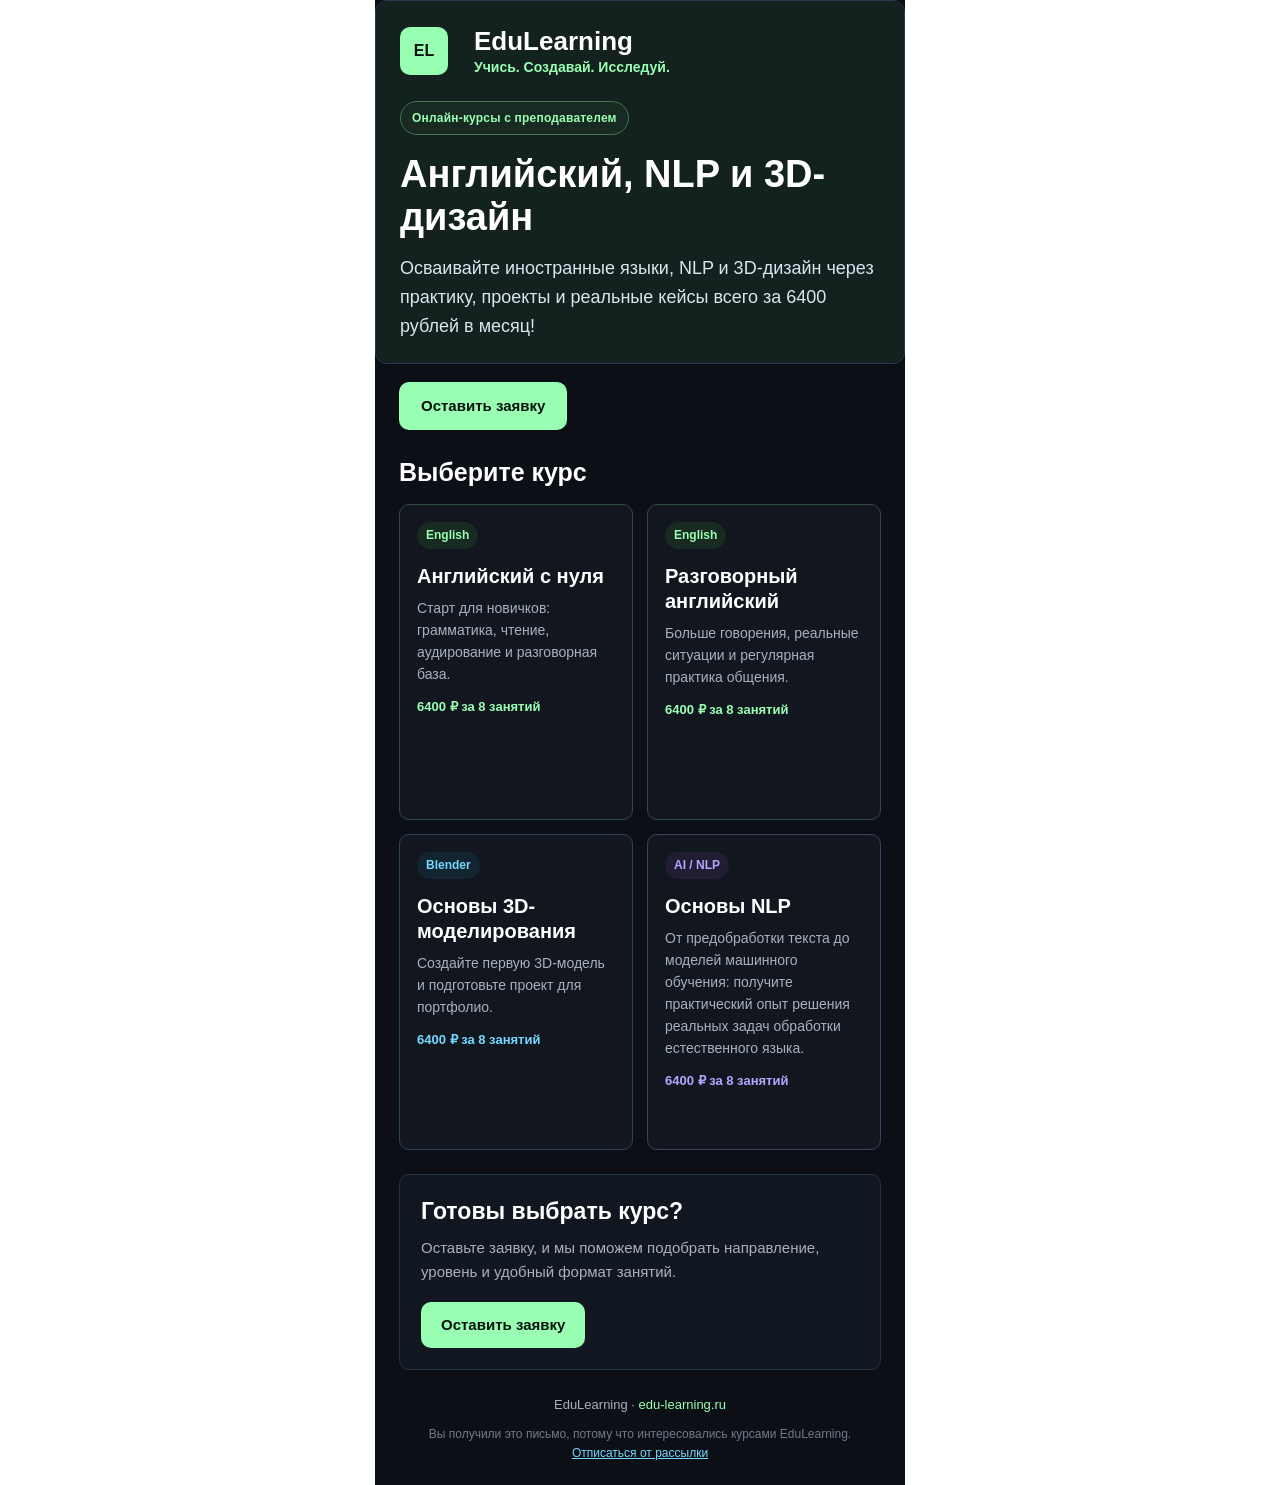
<file: edulearning-email.html>
<!doctype html>
<html lang="ru">
  <head>
    <meta charset="UTF-8" />
    <meta name="viewport" content="width=device-width, initial-scale=1.0" />
    <meta name="x-apple-disable-message-reformatting" />
    <title>EduLearning — онлайн-курсы по английскому, NLP и 3D-дизайну</title>
    <style>
      @media only screen and (max-width: 620px) {
        .email-container {
          width: 100% !important;
          max-width: 100% !important;
        }

        .email-padding {
          padding-left: 16px !important;
          padding-right: 16px !important;
        }

        .course-column {
          display: block !important;
          width: 100% !important;
          padding-left: 0 !important;
          padding-right: 0 !important;
        }

        .mobile-stack {
          display: block !important;
          width: 100% !important;
        }

        .mobile-center {
          text-align: center !important;
        }

        .hero-title {
          font-size: 34px !important;
          line-height: 39px !important;
        }

        .hero-subtitle {
          font-size: 18px !important;
          line-height: 28px !important;
        }

        .email-button {
          display: block !important;
          box-sizing: border-box !important;
          width: 100% !important;
          text-align: center !important;
        }
      }
    </style>
  </head>
  <body style="margin:0; padding:0; background-color:#ffffff; font-family:Arial, Helvetica, sans-serif; color:#f4f7fb;">
    <div style="display:none; max-height:0; overflow:hidden; opacity:0; color:transparent;">
      Онлайн-курсы EduLearning: английский, NLP и 3D-дизайн за 6400 рублей в месяц.
    </div>

    <table role="presentation" class="email-container" width="530" cellspacing="0" cellpadding="0" border="0" bgcolor="#ffffff" style="width:530px; max-width:530px; margin:0 auto; padding:0; background-color:#ffffff;">
      <tr>
        <td align="center" style="padding:0;">
          <table role="presentation" class="email-container" width="530" cellspacing="0" cellpadding="0" border="0" bgcolor="#0c1016" style="width:530px; max-width:530px; border-collapse:collapse; margin:0 auto; background-color:#0c1016;">
            <tr>
              <td style="padding:0;">
                <a href="https://edu-learning.ru/#/" target="_blank" style="display:block; text-decoration:none; color:#f4f7fb;">
                  <table role="presentation" width="100%" cellspacing="0" cellpadding="0" border="0" style="width:100%; border-collapse:separate; border-spacing:0; background-color:#111821; border:1px solid #2a3a4e; border-radius:12px; overflow:hidden;">
                    <tr>
                      <td class="email-padding" bgcolor="#13211f" style="padding:24px 24px 22px 24px; background-color:#13211f;">
                        <table role="presentation" width="100%" cellspacing="0" cellpadding="0" border="0">
                          <tr>
                            <td class="mobile-stack mobile-center" valign="middle" style="width:62px;">
                              <table role="presentation" cellspacing="0" cellpadding="0" border="0" style="margin:0;">
                                <tr>
                                  <td align="center" style="width:48px; height:48px; border-radius:10px; background-color:#98ffb3; color:#06120b; font-size:16px; line-height:48px; font-weight:800;">
                                    EL
                                  </td>
                                </tr>
                              </table>
                            </td>
                            <td class="mobile-stack mobile-center" valign="middle" style="padding-left:12px;">
                              <div style="font-size:26px; line-height:32px; font-weight:800; color:#ffffff;">EduLearning</div>
                              <div style="font-size:14px; line-height:20px; color:#98ffb3; font-weight:700;">Учись. Создавай. Исследуй.</div>
                            </td>
                          </tr>
                        </table>

                        <table role="presentation" width="100%" cellspacing="0" cellpadding="0" border="0">
                          <tr>
                            <td style="padding-top:24px;">
                              <div style="display:inline-block; padding:8px 11px; border-radius:999px; background-color:#182a22; border:1px solid #3f7450; color:#98ffb3; font-size:12px; line-height:16px; font-weight:800; letter-spacing:0.2px;">
                                Онлайн-курсы с преподавателем
                              </div>
                              <h1 class="hero-title" style="margin:18px 0 0 0; color:#ffffff; font-size:38px; line-height:43px; font-weight:800; letter-spacing:0;">
                                Английский, NLP и 3D-дизайн
                              </h1>
                              <p class="hero-subtitle" style="margin:15px 0 0 0; color:#dbe5ef; font-size:18px; line-height:29px;">
                                Осваивайте иностранные языки, NLP и 3D-дизайн через практику, проекты и реальные кейсы всего за 6400 рублей в месяц!
                              </p>
                            </td>
                          </tr>
                        </table>
                      </td>
                    </tr>
                  </table>
                </a>
              </td>
            </tr>

            <tr>
              <td class="email-padding" style="padding:18px 24px 0 24px;">
                <a class="email-button" href="https://edu-learning.ru/#/contacts" target="_blank" style="display:inline-block; padding:15px 22px; border-radius:10px; background-color:#98ffb3; color:#06120b; font-size:15px; line-height:18px; font-weight:800; text-decoration:none;">
                  Оставить заявку
                </a>
              </td>
            </tr>

            <tr>
              <td class="email-padding" style="padding:26px 24px 0 24px;">
                <h2 style="margin:0 0 16px 0; color:#ffffff; font-size:25px; line-height:32px; font-weight:800;">Выберите курс</h2>
                <table role="presentation" width="100%" cellspacing="0" cellpadding="0" border="0" style="width:100%;">
                  <tr>
                    <td class="course-column" width="50%" valign="top" style="width:50%; padding:0 7px 14px 0;">
                      <table role="presentation" width="100%" height="280" cellspacing="0" cellpadding="0" border="0" bgcolor="#12171f" style="width:100%; height:280px; background-color:#12171f; border:1px solid #2f4b3b; border-radius:10px;">
                        <tr>
                          <td height="280" valign="top" style="height:280px; padding:17px;">
                            <a href="https://edu-learning.ru/#/course/english-zero" target="_blank" style="display:block; text-decoration:none; color:#f4f7fb;">
                              <span style="display:inline-block; padding:6px 9px; border-radius:999px; background-color:#182a22; color:#98ffb3; font-size:12px; line-height:15px; font-weight:800;">English</span>
                              <h3 style="margin:15px 0 8px 0; color:#ffffff; font-size:20px; line-height:25px; font-weight:800;">Английский с нуля</h3>
                              <p style="margin:0; color:#a7b0bf; font-size:14px; line-height:22px;">Старт для новичков: грамматика, чтение, аудирование и разговорная база.</p>
                              <p style="margin:13px 0 0 0; color:#98ffb3; font-size:13px; line-height:18px; font-weight:800;">6400 ₽ за 8 занятий</p>
                            </a>
                          </td>
                        </tr>
                      </table>
                    </td>
                    <td class="course-column" width="50%" valign="top" style="width:50%; padding:0 0 14px 7px;">
                      <table role="presentation" width="100%" height="280" cellspacing="0" cellpadding="0" border="0" bgcolor="#12171f" style="width:100%; height:280px; background-color:#12171f; border:1px solid #2f4b3b; border-radius:10px;">
                        <tr>
                          <td height="280" valign="top" style="height:280px; padding:17px;">
                            <a href="https://edu-learning.ru/#/course/spoken-english" target="_blank" style="display:block; text-decoration:none; color:#f4f7fb;">
                              <span style="display:inline-block; padding:6px 9px; border-radius:999px; background-color:#182a22; color:#98ffb3; font-size:12px; line-height:15px; font-weight:800;">English</span>
                              <h3 style="margin:15px 0 8px 0; color:#ffffff; font-size:20px; line-height:25px; font-weight:800;">Разговорный английский</h3>
                              <p style="margin:0; color:#a7b0bf; font-size:14px; line-height:22px;">Больше говорения, реальные ситуации и регулярная практика общения.</p>
                              <p style="margin:13px 0 0 0; color:#98ffb3; font-size:13px; line-height:18px; font-weight:800;">6400 ₽ за 8 занятий</p>
                            </a>
                          </td>
                        </tr>
                      </table>
                    </td>
                  </tr>
                  <tr>
                    <td class="course-column" width="50%" valign="top" style="width:50%; padding:0 7px 0 0;">
                      <table role="presentation" width="100%" height="280" cellspacing="0" cellpadding="0" border="0" bgcolor="#12171f" style="width:100%; height:280px; background-color:#12171f; border:1px solid #29475a; border-radius:10px;">
                        <tr>
                          <td height="280" valign="top" style="height:280px; padding:17px;">
                            <a href="https://edu-learning.ru/#/course/3d-modeling" target="_blank" style="display:block; text-decoration:none; color:#f4f7fb;">
                              <span style="display:inline-block; padding:6px 9px; border-radius:999px; background-color:#132531; color:#75d8ff; font-size:12px; line-height:15px; font-weight:800;">Blender</span>
                              <h3 style="margin:15px 0 8px 0; color:#ffffff; font-size:20px; line-height:25px; font-weight:800;">Основы 3D-моделирования</h3>
                              <p style="margin:0; color:#a7b0bf; font-size:14px; line-height:22px;">Создайте первую 3D-модель и подготовьте проект для портфолио.</p>
                              <p style="margin:13px 0 0 0; color:#75d8ff; font-size:13px; line-height:18px; font-weight:800;">6400 ₽ за 8 занятий</p>
                            </a>
                          </td>
                        </tr>
                      </table>
                    </td>
                    <td class="course-column" width="50%" valign="top" style="width:50%; padding:0 0 0 7px;">
                      <table role="presentation" width="100%" height="280" cellspacing="0" cellpadding="0" border="0" bgcolor="#12171f" style="width:100%; height:280px; background-color:#12171f; border:1px solid #443c66; border-radius:10px;">
                        <tr>
                          <td height="280" valign="top" style="height:280px; padding:17px;">
                            <a href="https://edu-learning.ru/#/course/nlp-basics" target="_blank" style="display:block; text-decoration:none; color:#f4f7fb;">
                              <span style="display:inline-block; padding:6px 9px; border-radius:999px; background-color:#211e33; color:#b7a4ff; font-size:12px; line-height:15px; font-weight:800;">AI / NLP</span>
                              <h3 style="margin:15px 0 8px 0; color:#ffffff; font-size:20px; line-height:25px; font-weight:800;">Основы NLP</h3>
                              <p style="margin:0; color:#a7b0bf; font-size:14px; line-height:22px;">От предобработки текста до моделей машинного обучения: получите практический опыт решения реальных задач обработки естественного языка.</p>
                              <p style="margin:13px 0 0 0; color:#b7a4ff; font-size:13px; line-height:18px; font-weight:800;">6400 ₽ за 8 занятий</p>
                            </a>
                          </td>
                        </tr>
                      </table>
                    </td>
                  </tr>
                </table>
              </td>
            </tr>

            <tr>
              <td class="email-padding" style="padding:24px 24px 0 24px;">
                <table role="presentation" width="100%" cellspacing="0" cellpadding="0" border="0" style="width:100%; background-color:#101721; border:1px solid #253244; border-radius:10px;">
                  <tr>
                    <td style="padding:21px;">
                      <h2 style="margin:0; color:#ffffff; font-size:23px; line-height:30px;">Готовы выбрать курс?</h2>
                      <p style="margin:10px 0 18px 0; color:#a7b0bf; font-size:15px; line-height:24px;">Оставьте заявку, и мы поможем подобрать направление, уровень и удобный формат занятий.</p>
                      <a class="email-button" href="https://edu-learning.ru/#/contacts" target="_blank" style="display:inline-block; padding:14px 20px; border-radius:10px; background-color:#98ffb3; color:#06120b; font-size:15px; line-height:18px; font-weight:800; text-decoration:none;">
                        Оставить заявку
                      </a>
                    </td>
                  </tr>
                </table>
              </td>
            </tr>

            <tr>
              <td align="center" class="email-padding" style="padding:24px 24px 22px 24px;">
                <p style="margin:0; color:#a7b0bf; font-size:13px; line-height:21px;">
                  EduLearning · <a href="https://edu-learning.ru/#/" target="_blank" style="color:#98ffb3; text-decoration:none;">edu-learning.ru</a>
                </p>
                <p style="margin:10px 0 0 0; color:#707b8a; font-size:12px; line-height:19px;">
                  Вы получили это письмо, потому что интересовались курсами EduLearning.
                  <br />
                  <a href="#unsubscribe" target="_blank" style="color:#75d8ff; text-decoration:underline;">Отписаться от рассылки</a>
                </p>
              </td>
            </tr>
          </table>
        </td>
      </tr>
    </table>
  </body>
</html>
</file>
